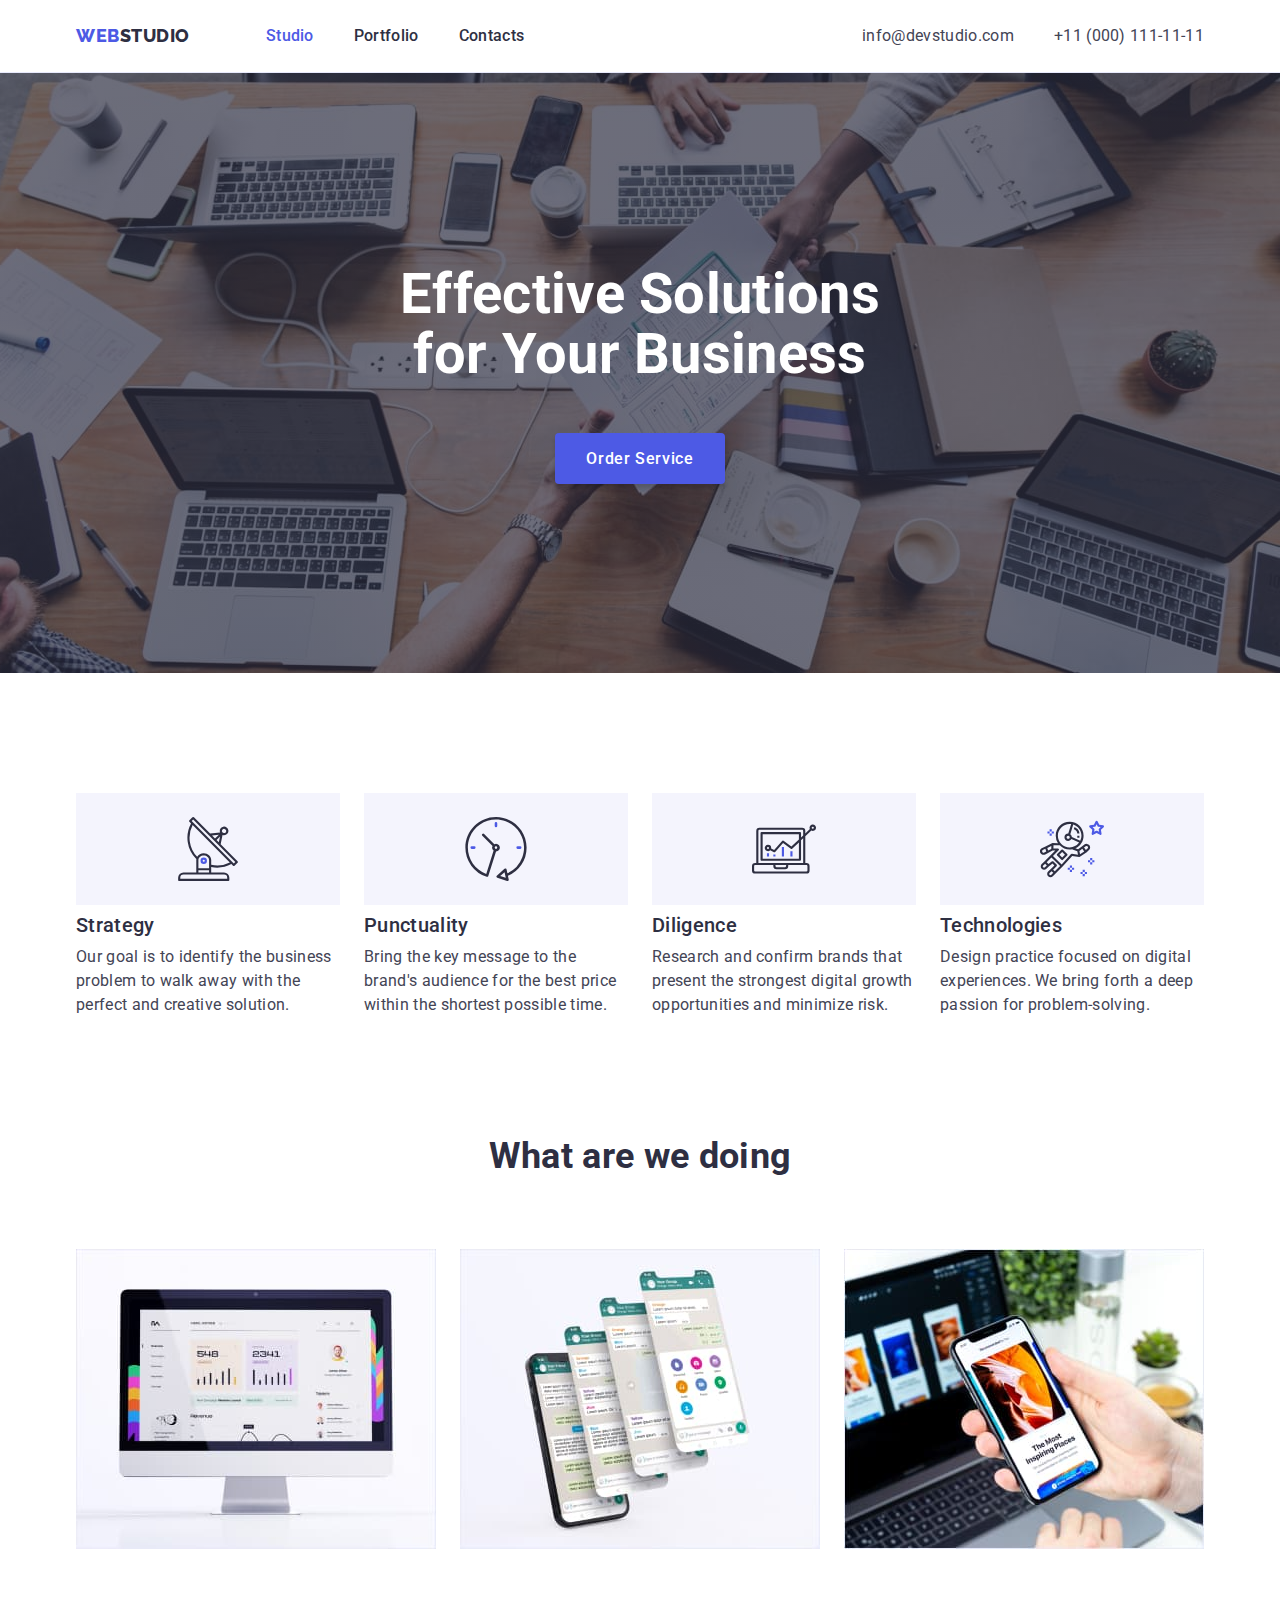
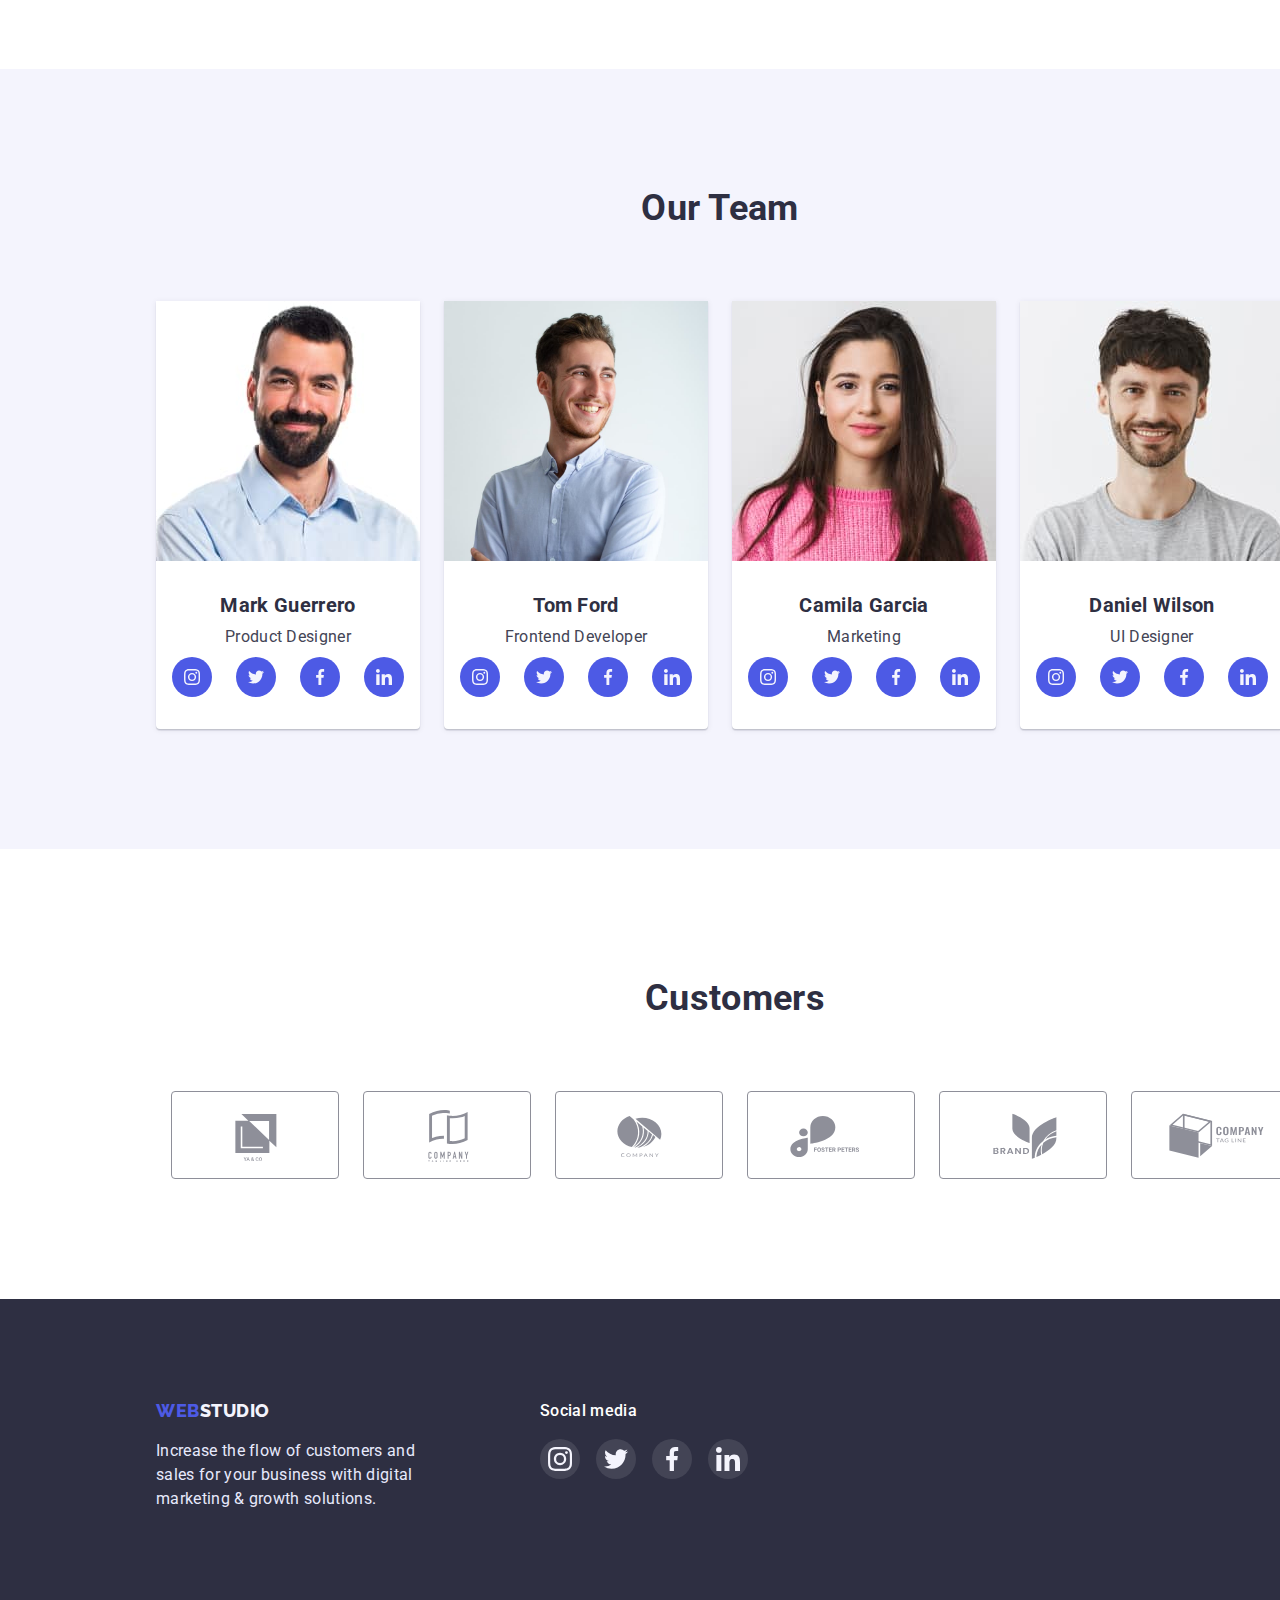
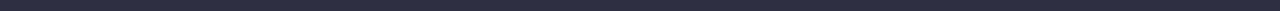
<file: index.html>
<!DOCTYPE html>
<html lang="en">
  <head>
    <meta charset="UTF-8" />
    <meta http-equiv="X-UA-Compatible" content="IE=edge" />
    <meta name="viewport" content="width=device-width, initial-scale=1.0" />
    <title>Document</title>
    <link
      rel="stylesheet"
      href="https://cdnjs.cloudflare.com/ajax/libs/modern-normalize/1.1.0/modern-normalize.min.css"
      integrity="sha512-wpPYUAdjBVSE4KJnH1VR1HeZfpl1ub8YT/NKx4PuQ5NmX2tKuGu6U/JRp5y+Y8XG2tV+wKQpNHVUX03MfMFn9Q=="
      crossorigin="anonymous"
      referrerpolicy="no-referrer"
    />
    <link rel="stylesheet" href="./css/styles.css" />
    <link rel="preconnect" href="https://fonts.googleapis.com" />
    <link rel="preconnect" href="https://fonts.gstatic.com" crossorigin />
    <link
      href="https://fonts.googleapis.com/css2?family=Raleway:wght@800&family=Roboto:wght@400;500;700;800;900&display=swap"
      rel="stylesheet"
    />
  </head>
  <body>
    <header>
      <div class="container header">
        <nav class="item">
          <a href="./index.html" class="logo"
            ><span class="logo-web">Web</span>Studio
          </a>

          <ul class="navs list">
            <li><a href="./index.html" class="nav active">Studio</a></li>
            <li><a href="./portfolio.html" class="nav">Portfolio</a></li>
            <li><a href="" class="nav">Contacts</a></li>
          </ul>
        </nav>
        <ul class="contacts list">
          <li>
            <a href="mailto:info@devstudio.com" class="contact"
              >info@devstudio.com</a
            >
          </li>
          <li>
            <a href="tel:+110001111111" class="contact">+11 (000) 111-11-11</a>
          </li>
        </ul>
      </div>
    </header>
    <main>
      <!-- Hero -->
      <section class="hero-section">
        <div class="container">
          <h1 class="hero-title">Effective Solutions for Your Business</h1>
          <button type="button" class="hero btn">Order Service</button>
        </div>
      </section>

      <!-- Переваги -->
      <section class="features">
        <div class="container">
          <h2 class="ghost-title">Our advantages</h2>
          <ul class="list feature-list">
            <li class="feature">
              <div class="thumb">
                <svg class="icon">
                  <use href="./images/icons.svg#icon-antenna"></use>
                </svg>
              </div>
              <h3 class="feature-title">Strategy</h3>
              <p class="feature-descr">
                Our goal is to identify the business problem to walk away with
                the perfect and creative solution.
              </p>
            </li>
            <li class="feature">
              <div class="thumb">
                <svg class="icon">
                  <use href="./images/icons.svg#icon-clock"></use>
                </svg>
              </div>
              <h3 class="feature-title">Punctuality</h3>
              <p class="feature-descr">
                Bring the key message to the brand's audience for the best price
                within the shortest possible time.
              </p>
            </li>
            <li class="feature">
              <div class="thumb">
                <svg class="icon">
                  <use href="./images/icons.svg#icon-diagram"></use>
                </svg>
              </div>
              <h3 class="feature-title">Diligence</h3>
              <p class="feature-descr">
                Research and confirm brands that present the strongest digital
                growth opportunities and minimize risk.
              </p>
            </li>
            <li class="feature">
              <div class="thumb">
                <svg class="icon">
                  <use href="./images/icons.svg#icon-astronaut"></use>
                </svg>
              </div>
              <h3 class="feature-title">Technologies</h3>
              <p class="feature-descr">
                Design practice focused on digital experiences. We bring forth a
                deep passion for problem-solving.
              </p>
            </li>
          </ul>
        </div>
      </section>

      <!-- Чим ми займаємось -->
      <section class="activity">
        <div class="container">
          <h2 class="section-title">What are we doing</h2>
          <ul class="list activity-list">
            <li>
              <img
                src="./images/Rectangle71.jpg"
                alt="Робота за комп'ютером"
                width="360"
              />
            </li>
            <li class="img">
              <img
                src="./images/Rectangle71(1).jpg"
                alt="Робота з різними девайсами"
                width="360"
              />
            </li>
            <li class="img">
              <img
                src="./images/Rectangle71(2).jpg"
                alt="Робота з кольорами"
                width="360"
              />
            </li>
          </ul>
        </div>
      </section>

      <!-- Наша команда -->
      <section class="workers">
        <div class="container">
          <h2 class="section-title">Our Team</h2>
          <ul class="list worker-list">
            <li class="worker">
              <img
                src="./images/workers/mark.jpg"
                alt="Mark Guerrero"
                width="264"
              />
              <div class="worker-details">
                <h3 class="name">Mark Guerrero</h3>
                <p class="position">Product Designer</p>
                <ul class="list socials">
                  <li class="social-button">
                    <a href="" class="icon-link">
                      <svg class="social-icon">
                        <use href="./images/icons.svg#icon-instagram"></use>
                      </svg>
                    </a>
                  </li>
                  <li class="social-button">
                    <a href="" class="icon-link">
                      <svg class="social-icon">
                        <use href="./images/icons.svg#icon-twitter"></use>
                      </svg>
                    </a>
                  </li>
                  <li class="social-button">
                    <a href="" class="icon-link">
                      <svg class="social-icon">
                        <use href="./images/icons.svg#icon-facebook"></use>
                      </svg>
                    </a>
                  </li>
                  <li class="social-button">
                    <a href="" class="icon-link">
                      <svg class="social-icon">
                        <use href="./images/icons.svg#icon-linkedin"></use>
                      </svg>
                    </a>
                  </li>
                </ul>
              </div>
            </li>
            <li class="worker">
              <img
                src="./images/workers/tom.jpg"
                alt="Tom Ford"
                width="264"
                height="260"
              />
              <div class="worker-details">
                <h3 class="name">Tom Ford</h3>
                <p class="position">Frontend Developer</p>
                <ul class="list socials">
                  <li class="social-button">
                    <a href="" class="icon-link">
                      <svg class="social-icon">
                        <use href="./images/icons.svg#icon-instagram"></use>
                      </svg>
                    </a>
                  </li>
                  <li class="social-button">
                    <a href="" class="icon-link">
                      <svg class="social-icon">
                        <use href="./images/icons.svg#icon-twitter"></use>
                      </svg>
                    </a>
                  </li>
                  <li class="social-button">
                    <a href="" class="icon-link">
                      <svg class="social-icon">
                        <use href="./images/icons.svg#icon-facebook"></use>
                      </svg>
                    </a>
                  </li>
                  <li class="social-button">
                    <a href="" class="icon-link">
                      <svg class="social-icon">
                        <use href="./images/icons.svg#icon-linkedin"></use>
                      </svg>
                    </a>
                  </li>
                </ul>
              </div>
            </li>
            <li class="worker">
              <img
                src="./images/workers/camilla.jpg"
                alt="Camila Garcia"
                width="264"
              />
              <div class="worker-details">
                <h3 class="name">Camila Garcia</h3>
                <p class="position">Marketing</p>
                <ul class="list socials">
                  <li class="social-button">
                    <a href="" class="icon-link">
                      <svg class="social-icon">
                        <use href="./images/icons.svg#icon-instagram"></use>
                      </svg>
                    </a>
                  </li>
                  <li class="social-button">
                    <a href="" class="icon-link">
                      <svg class="social-icon">
                        <use href="./images/icons.svg#icon-twitter"></use>
                      </svg>
                    </a>
                  </li>
                  <li class="social-button">
                    <a href="" class="icon-link">
                      <svg class="social-icon">
                        <use href="./images/icons.svg#icon-facebook"></use>
                      </svg>
                    </a>
                  </li>
                  <li class="social-button">
                    <a href="" class="icon-link">
                      <svg class="social-icon">
                        <use href="./images/icons.svg#icon-linkedin"></use>
                      </svg>
                    </a>
                  </li>
                </ul>
              </div>
            </li>
            <li class="worker">
              <img
                src="./images/workers/daniel.jpg"
                alt="Daniel Wilson"
                width="264"
              />
              <div class="worker-details">
                <h3 class="name">Daniel Wilson</h3>
                <p class="position">UI Designer</p>
                <ul class="list socials">
                  <li class="social-button">
                    <a href="" class="icon-link">
                      <svg class="social-icon">
                        <use href="./images/icons.svg#icon-instagram"></use>
                      </svg>
                    </a>
                  </li>
                  <li class="social-button">
                    <a href="" class="icon-link">
                      <svg class="social-icon">
                        <use href="./images/icons.svg#icon-twitter"></use>
                      </svg>
                    </a>
                  </li>
                  <li class="social-button">
                    <a href="" class="icon-link">
                      <svg class="social-icon">
                        <use href="./images/icons.svg#icon-facebook"></use>
                      </svg>
                    </a>
                  </li>
                  <li class="social-button">
                    <a href="" class="icon-link">
                      <svg class="social-icon">
                        <use href="./images/icons.svg#icon-linkedin"></use>
                      </svg>
                    </a>
                  </li>
                </ul>
              </div>
            </li>
          </ul>
        </div>
      </section>
      <section class="customers">
        <div class="container">
          <h2 class="section-title">Customers</h2>
          <ul class="list customer-list">
            <li class="customer-list-item">
              <a href="" class="customer-btn">
                <svg class="customer-icon">
                  <use href="./images/icons.svg#icon-logo1"></use>
                </svg>
              </a>
            </li>
            <li class="customer-list-item">
              <a href="" class="customer-btn">
                <svg class="customer-icon">
                  <use href="./images/icons.svg#icon-logo2"></use>
                </svg>
              </a>
            </li>
            <li class="customer-list-item">
              <a href="" class="customer-btn">
                <svg class="customer-icon">
                  <use href="./images/icons.svg#icon-logo3"></use>
                </svg>
              </a>
            </li>
            <li class="customer-list-item">
              <a href="" class="customer-btn">
                <svg class="customer-icon">
                  <use href="./images/icons.svg#icon-logo4"></use>
                </svg>
              </a>
            </li>
            <li class="customer-list-item">
              <a href="" class="customer-btn">
                <svg class="customer-icon">
                  <use href="./images/icons.svg#icon-logo5"></use>
                </svg>
              </a>
            </li>
            <li class="customer-list-item">
              <a href="" class="customer-btn">
                <svg class="customer-icon">
                  <use href="./images/icons.svg#icon-logo6"></use>
                </svg>
              </a>
            </li>
          </ul>
        </div>
      </section>
    </main>
    <!-- Футер -->
    <footer class="footer">
      <div class="container footer-wrap">
        <div>
          <a href="./index.html" class="logo light"
            ><span class="logo-web">Web</span>Studio</a
          >
          <p class="footer-desc">
            Increase the flow of customers and sales for your business with
            digital marketing & growth solutions.
          </p>
        </div>
        <div>
          <h2 class="social-title">Social media</h2>
          <ul class="list footer-socials">
            <li class="footer-social-button">
              <a href="" class="icon-link">
                <svg class="footer-social-icon">
                  <use href="./images/icons.svg#icon-instagram"></use>
                </svg>
              </a>
            </li>
            <li class="footer-social-button">
              <a href="" class="icon-link">
                <svg class="footer-social-icon">
                  <use href="./images/icons.svg#icon-twitter"></use>
                </svg>
              </a>
            </li>
            <li class="footer-social-button">
              <a href="" class="icon-link">
                <svg class="footer-social-icon">
                  <use href="./images/icons.svg#icon-facebook"></use>
                </svg>
              </a>
            </li>
            <li class="footer-social-button">
              <a href="" class="icon-link">
                <svg class="footer-social-icon">
                  <use href="./images/icons.svg#icon-linkedin"></use>
                </svg>
              </a>
            </li>
          </ul>
        </div>
      </div>
    </footer>
  </body>
</html>
</file>
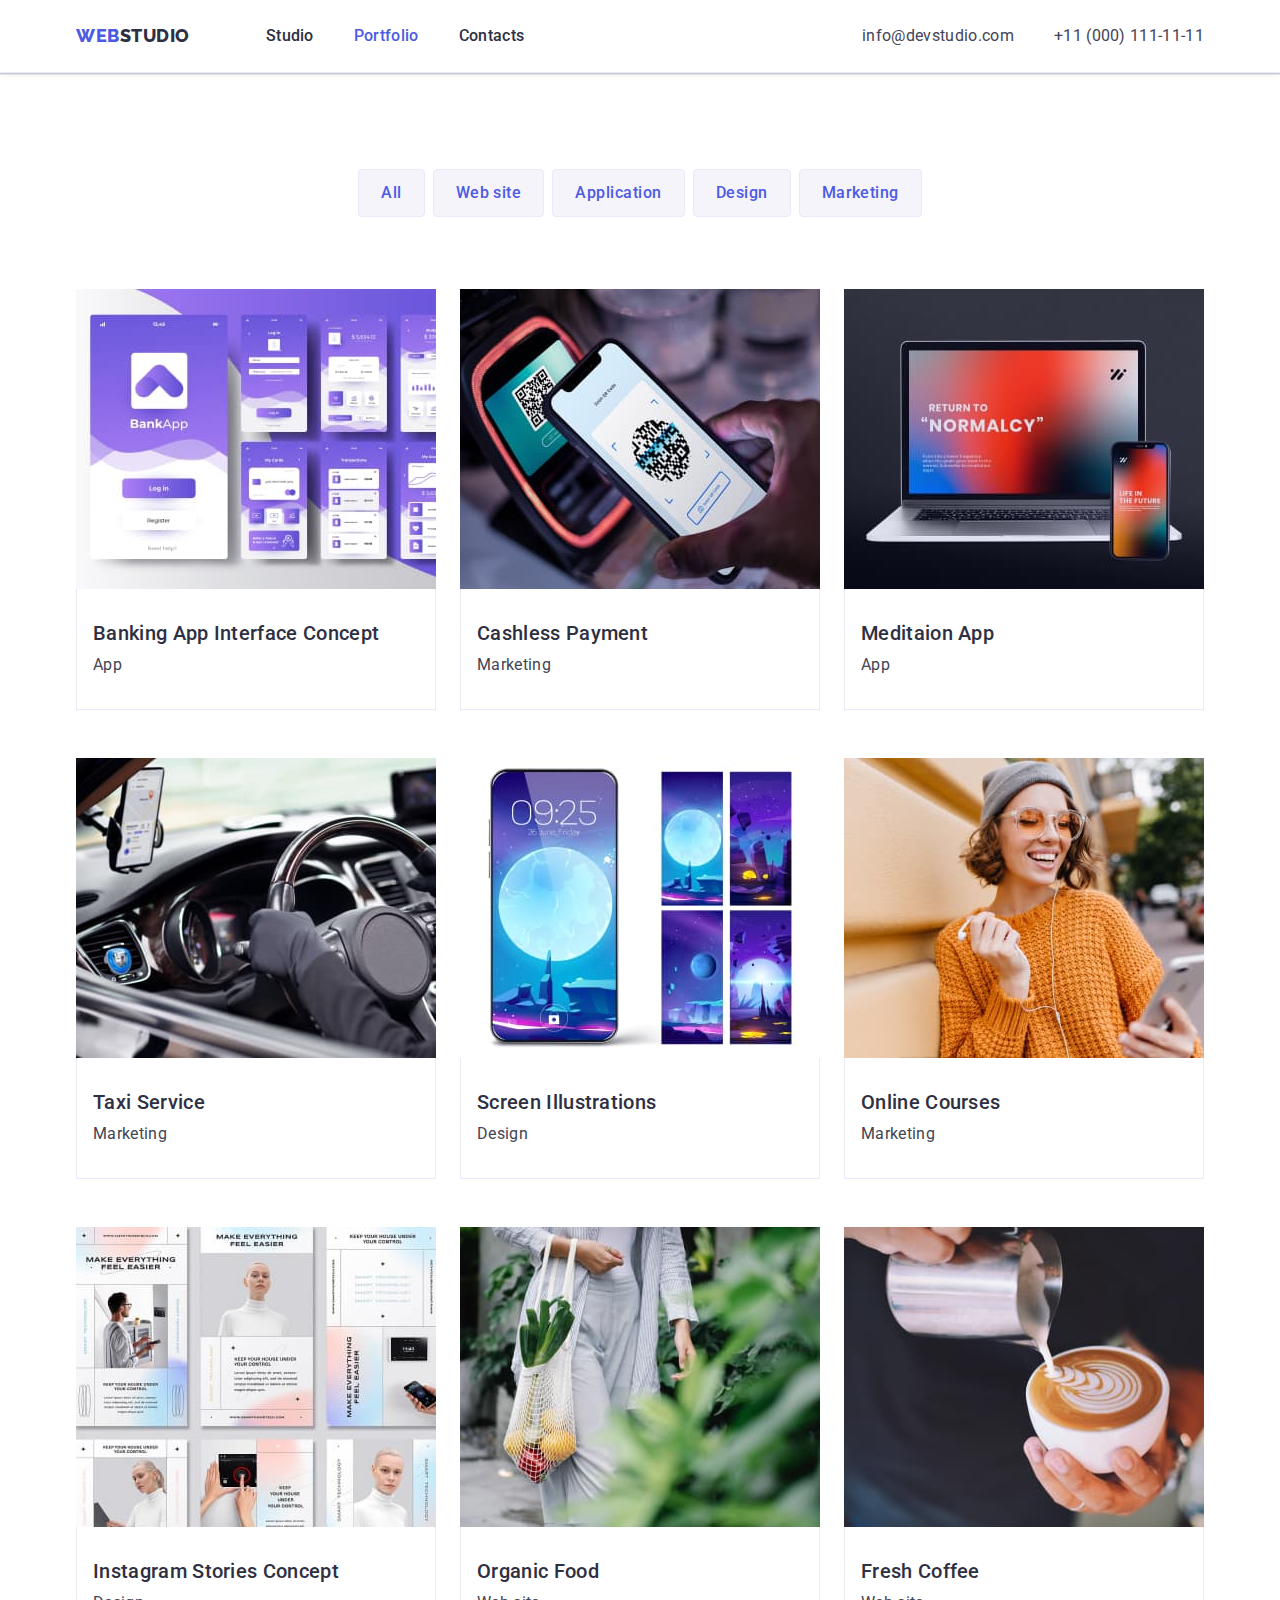
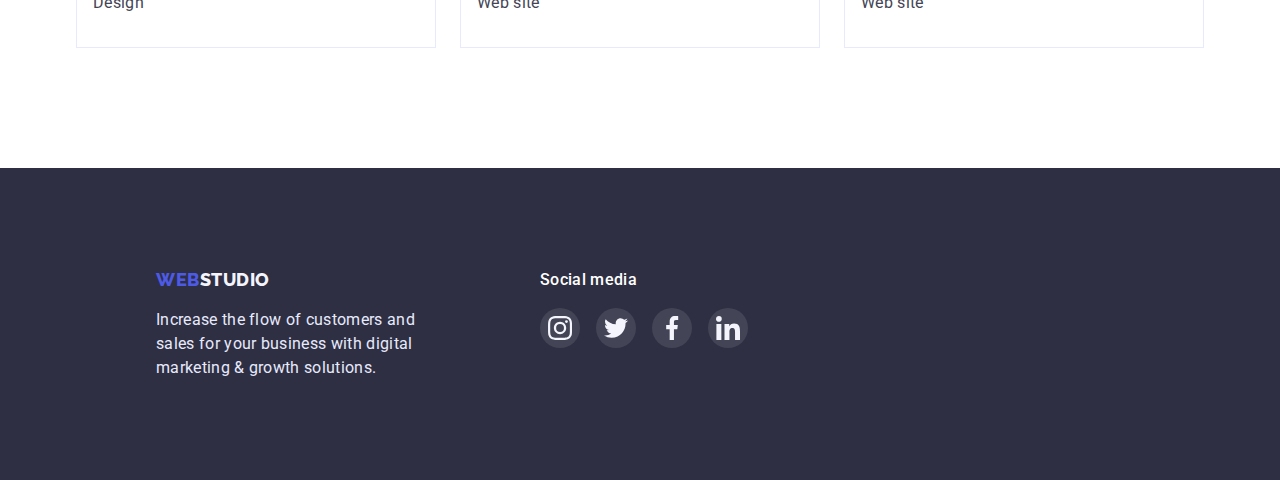
<file: portfolio.html>
<!DOCTYPE html>
<html lang="en">
  <head>
    <meta charset="UTF-8" />
    <meta http-equiv="X-UA-Compatible" content="IE=edge" />
    <meta name="viewport" content="width=device-width, initial-scale=1.0" />
    <title>Document</title>
    <link
      rel="stylesheet"
      href="https://cdnjs.cloudflare.com/ajax/libs/modern-normalize/1.1.0/modern-normalize.min.css"
      integrity="sha512-wpPYUAdjBVSE4KJnH1VR1HeZfpl1ub8YT/NKx4PuQ5NmX2tKuGu6U/JRp5y+Y8XG2tV+wKQpNHVUX03MfMFn9Q=="
      crossorigin="anonymous"
      referrerpolicy="no-referrer"
    />
    <link rel="stylesheet" href="./css/styles.css" />
    <link rel="preconnect" href="https://fonts.googleapis.com" />
    <link rel="preconnect" href="https://fonts.gstatic.com" crossorigin />
    <link
      href="https://fonts.googleapis.com/css2?family=Raleway:wght@800&family=Roboto:wght@400;500;700;800;900&display=swap"
      rel="stylesheet"
    />
  </head>
  <body>
   <header>
      <div class="container header">
        <nav class="item">
          <a href="./index.html" class="logo"
            ><span class="logo-web">Web</span>Studio
          </a>

          <ul class="navs list">
            <li><a href="./index.html" class="nav">Studio</a></li>
            <li><a href="./portfolio.html" class="nav active">Portfolio</a></li>
            <li><a href="" class="nav">Contacts</a></li>
          </ul>
        </nav>
        <ul class="contacts list">
          <li>
            <a href="mailto:info@devstudio.com" class="contact"
              >info@devstudio.com</a
            >
          </li>
          <li>
            <a href="tel:+110001111111" class="contact">+11 (000) 111-11-11</a>
          </li>
        </ul>
      </div>
    </header>
    <main>
      <section class="examples">
        <div class="container">
          <h1 class="ghost-title">Filter</h1>
          <ul class="list filters">
            <li class="item">
              <button type="button" class="btn-filter btn">All</button>
            </li>
            <li class="item">
              <button type="button" class="btn-filter btn">Web site</button>
            </li>
            <li class="item">
              <button type="button" class="btn-filter btn">Application</button>
            </li>
            <li class="item">
              <button type="button" class="btn-filter btn">Design</button>
            </li>
            <li class="item">
              <button type="button" class="btn-filter btn">Marketing</button>
            </li>
          </ul>
          <h2 class="ghost-title">Work examples</h2>
          <ul class="list works-list">
            <li class="work">
              <img
                src="./images/portfolio/banking.jpg"
                alt="Banking App Interface Concept"
                width="360"
              />
              <div class="work-details">
              <h2 class="work-title">Banking App Interface Concept</h2>
              <p class="work-type">App</p>
              </div>
            </li>
            <li class="work">
              <img
                src="./images/portfolio/cashless.jpg"
                alt="Cashless Payment"
                width="360"
              />
              <div class="work-details">
                <h2 class="work-title">Cashless Payment</h2>
                <p class="work-type">Marketing</p>
              </div>
            </li>
            <li class="work">
              <img
                src="./images/portfolio/meditation.jpg"
                alt="Meditaion App"
                width="360"
              />
              <div class="work-details">
              <h2 class="work-title">Meditaion App</h2>
              <p class="work-type">App</p>
              </div> 
            </li>
            <li class="work">
              <img
                src="./images/portfolio/taxi.jpg"
                alt="Taxi Service"
                width="360"
              />
              <div class="work-details"><h2 class="work-title">Taxi Service</h2>
              <p class="work-type">Marketing</p>
              </div> 
            </li>
            <li class="work">
              <img
                src="./images/portfolio/illustration.jpg"
                alt="Screen Illustrations"
                width="360"
              />
              <div class="work-details"><h2 class="work-title">Screen Illustrations</h2>
              <p class="work-type">Design</p>
              </div> 
            </li>
            <li class="work">
              <img
                src="./images/portfolio/courses.jpg"
                alt="Online Courses"
                width="360"
              />
             <div class="work-details"><h2 class="work-title">Online Courses</h2>
              <p class="work-type">Marketing</p>
              </div> 
            </li>
            <li class="work">
              <img
                src="./images/portfolio/insta.jpg"
                alt="Instagram Stories Concept"
                width="360"
              />
              <div class="work-details"><h2 class="work-title">Instagram Stories Concept</h2>
              <p class="work-type">Design</p>
              </div> 
            </li>
            <li class="work">
              <img
                src="./images/portfolio/organic.jpg"
                alt="Organic Food"
                width="360"
              />
              <div class="work-details">
              <h2 class="work-title">Organic Food</h2>
              <p class="work-type">Web site</p>
              </div> 
            </li>
            <li class="work">
              <img
                src="./images/portfolio/coffee.jpg"
                alt="Fresh Coffee"
                width="360"
              />
              <div class="work-details"><h2 class="work-title">Fresh Coffee</h2>
              <p class="work-type">Web site</p>
              </div> 
            </li>
          </ul>
        </div>
      </section>
    </main>
    <footer class="footer">
      <div class="container footer-wrap">
        <div>
          <a href="./index.html" class="logo light"
            ><span class="logo-web">Web</span>Studio</a
          >
          <p class="footer-desc">
            Increase the flow of customers and sales for your business with
            digital marketing & growth solutions.
          </p>
        </div>
        <div>
          <h2 class="social-title">Social media</h2>
          <ul class="list footer-socials">
            <li class="footer-social-button">
              <a href="" class="icon-link">
                <svg class="footer-social-icon">
                  <use href="./images/icons.svg#icon-instagram"></use>
                </svg>
              </a>
            </li>
            <li class="footer-social-button">
              <a href="" class="icon-link">
                <svg class="footer-social-icon">
                  <use href="./images/icons.svg#icon-twitter"></use>
                </svg>
              </a>
            </li>
            <li class="footer-social-button">
              <a href="" class="icon-link">
                <svg class="footer-social-icon">
                  <use href="./images/icons.svg#icon-facebook"></use>
                </svg>
              </a>
            </li>
            <li class="footer-social-button">
              <a href="" class="icon-link">
                <svg class="footer-social-icon">
                  <use href="./images/icons.svg#icon-linkedin"></use>
                </svg>
              </a>
            </li>
          </ul>
        </div>
      </div>
    </footer>
  </body>
</html>
</file>
<file: css/styles.css>
html {
  box-sizing: border-box;
}

*,
*::before,
*::after {
  box-sizing: inherit;
}

:root {
  --primary-text-color: #2e2f42;
  --secondary-text-color: #434455;
  --accent-color: #4d5ae5;
  --cloud: #f4f4fd;
  --dark-bcg: #2e2f42;
  --btn-primary-color: #f5f4fa;
  /* --bcg-color: #e5e5e5; */
  --white: #ffffff;
}

body {
  background-color: var(--white);
  color: var(--primary-text-color);
  font-family: "Roboto", sans-serif;
  letter-spacing: 0.02em;
  margin: 0;
}

h1,
h2,
h3,
h4,
h5,
h6,
p {
  margin: 0;
}

img {
  display: flex;
  max-width: 100%;
}
.container {
  width: 1158px;
  padding-left: 15px;
  padding-right: 15px;
  margin: 0 auto;
  align-items: center;
}

.container > .item {
  display: flex;
  align-items: center;
}

.logo {
  color: var(--primary-text-color);
  font-family: "Raleway", sans-serif;
  letter-spacing: 0.03em;
  font-weight: 800;
  font-size: 18px;
  line-height: 1.33;
  text-decoration: none;
  text-transform: uppercase;
  margin-right: 76px;
}

.logo.light {
  color: var(--cloud);
}

.logo-web {
  color: var(--accent-color);
}

.list {
  list-style-type: none;
  margin: 0;
  padding: 0;
}

header {
  border-bottom: 1px solid #e7e9fc;
  box-shadow: 0px 2px 1px rgba(46, 47, 66, 0.08),
    0px 1px 1px rgba(46, 47, 66, 0.16), 0px 1px 6px rgba(46, 47, 66, 0.08);
}

.container.header {
  display: flex;
}

.nav {
  color: var(--primary-text-color);
  font-weight: 500;
  font-size: 16px;
  line-height: 1.5;
  text-decoration: none;

  display: block;
  padding-top: 24px;
  padding-bottom: 24px;
}

.navs.list :not(:last-child) {
  margin-right: 40px;
}

.navs.list {
  display: flex;
}

.contact {
  color: var(--secondary-text-color);
  font-weight: 400;
  font-size: 16px;
  line-height: 1.5;
  text-decoration: none;
  padding-top: 24px;
  padding-bottom: 24px;
}

.contacts.list {
  display: flex;
  margin-left: auto;
}

.contacts.list :not(:first-child) {
  margin-left: 40px;
}

.nav:hover,
.nav:focus,
.contact:hover,
.contact:focus {
  color: var(--accent-color);
}

.nav.active {
  color: var(--accent-color);
}

.hero-section {
  height: 600px;
  max-width: 1440px;

  padding-top: 192px;
  padding-bottom: 192px;
  margin: 0 auto;
  background-image: linear-gradient(
      rgba(46, 47, 66, 0.7),
      rgba(46, 47, 66, 0.7)
    ),
    url(../images/people-office.jpg);

  background-color: var(--dark-bcg);
  background-size: cover;
  background-repeat: no-repeat;
  background-position: center;

  text-align: center;
}

.hero-title {
  color: var(--white);

  font-weight: 700;
  font-size: 56px;
  line-height: 1.07;
  text-align: center;

  width: 492px;
  margin-left: auto;
  margin-right: auto;
  margin-bottom: 48px;
}

.thumb {
  background-color: var(--cloud);
  width: 264px;
  height: 112px;
  padding: 24px 100px;
  margin-bottom: 8px;
}

.icon {
  width: 64px;
  height: 64px;
}

.features {
  padding: 120px 0;
}

.feature {
  max-width: 264px;
  min-height: 104px;
}

.list.feature-list {
  display: flex;
}

.feature-title {
  font-weight: 500;
  font-size: 20px;
  line-height: 1.2;

  margin-bottom: 8px;
}

.feature-descr {
  color: var(--secondary-text-color);
  font-size: 16px;
  line-height: 1.5;
}

.list.feature-list .feature + .feature {
  margin-left: 24px;
}

.section-title {
  font-weight: 700;
  font-size: 36px;
  line-height: 1.11;
  text-align: center;

  margin-bottom: 72px;
}

.workers {
  background-color: var(--cloud);
  padding: 120px 0;
  min-width: 1440px;
}

.list.activity-list {
  display: flex;
  column-gap: 24px;
}

.activity {
  padding-bottom: 120px;
}

.worker {
  background: var(--white);
  box-shadow: 0px 1px 6px rgba(46, 47, 66, 0.08),
    0px 1px 1px rgba(46, 47, 66, 0.16), 0px 2px 1px rgba(46, 47, 66, 0.08);
  border-radius: 0px 0px 4px 4px;

  flex-basis: calc((100% - 72px) / 4);
  text-align: center;
}

.worker-details {
  padding: 32px 16px;
}

.list.worker-list {
  display: flex;
  column-gap: 24px;
}

.icon-link {
  width: 100%;
  height: 100%;
  display: block;
}

.socials {
  display: flex;
  margin-top: 8px;
  gap: 24px;
}

.social-button {
  background-color: var(--accent-color);
  border-radius: 50%;
  width: 40px;
  height: 40px;
  cursor: pointer;
}

.social-button:hover,
.social-button:focus {
  background-color: #404bbf;
}

.social-icon {
  height: 100%;
  width: 100%;
  padding: 12px;
}

.name {
  font-weight: 700;
  font-size: 20px;
  line-height: 1.2;
}

.position {
  color: var(--secondary-text-color);
  font-size: 16px;
  line-height: 1.5;

  margin-top: 8px;
}

.customers {
  padding: 130px 156px 120px;
}

.customer-list-item {
  flex-basis: calc((100% - 120px) / 6);
  height: 88px;
  fill: #8e8f99;
}

.customer-btn {
  width: 100%;
  height: 100%;
  border: 1px solid #8e8f99;
  border-radius: 4px;
  display: flex;
  justify-content: center;
  align-items: center;
  cursor: pointer;
}

.customer-icon {
  fill: #8e8f99;
  width: 104px;
  height: 56px;
}

.customer-btn:is(:hover, :focus) {
  border-color: #404bbf;
}

.customer-btn:is(:hover, :focus) .customer-icon {
  fill: #404bbf;
}

.customer-list {
  display: flex;
  gap: 24px;
}

.footer-wrap {
  display: flex;
  align-items: flex-start;
  gap: 120px;
}

.social-title {
  font-weight: 500;
  font-size: 16px;
  line-height: 1.5;
}

.footer-socials {
  display: flex;
  margin-top: 16px;
  gap: 16px;
}

.footer-social-button {
  background-color: rgba(255, 255, 255, 0.1);
  border-radius: 50%;
  width: 40px;
  height: 40px;
  cursor: pointer;
}

.footer-social-button:hover,
.footer-social-button:focus {
  background-color: #31d0aa;
}

.footer-social-icon {
  fill: var(--cloud);
  width: 100%;
  height: 100%;
  padding: 8px;
}

.footer {
  background-color: var(--dark-bcg);
  color: #ffffff;
  min-width: 1440px;
  padding: 100px 0px;
}

.footer-desc {
  color: #e7e9fc;

  font-size: 16px;
  line-height: 1.5;

  width: 264px;
  height: 72px;
  margin-top: 16px;
}

/* portfolio */

.btn.hero {
  font-weight: 500;
  font-size: 16px;
  line-height: 1.2;
  letter-spacing: 0.04em;
  background-color: var(--accent-color);
  color: var(--white);

  width: 170px;
  height: 51px;
  margin-left: auto;
  margin-right: auto;
  box-shadow: 0px 4px 4px rgba(0, 0, 0, 0.15);
  border-radius: 4px;
}

.btn.hero:hover {
  background-color: #404bbf;
}

.btn.btn-filter {
  color: var(--accent-color);
  background-color: var(--btn-primary-color);
  font-weight: 500;
  font-size: 16px;
  line-height: 1.62;
  text-align: center;
  letter-spacing: 0.03em;
  border: 1px solid #e7e9fc;

  width: fit-content;
  height: 48px;
  padding: 6px 22px;
}

.btn-filter:hover,
.btn-filter:focus {
  background-color: var(--accent-color);
  color: var(--btn-primary-color);
  box-shadow: 0px 3px 1px rgba(0, 0, 0, 0.1), 0px 2px 1px rgba(0, 0, 0, 0.08),
    0px 2px 2px rgba(0, 0, 0, 0.12);
  border: 1px solid var(--accent-color);
}

.ghost-title {
  position: absolute;
  width: 1px;
  height: 1px;
  margin: -1px;
  border: 0;
  padding: 0;

  white-space: nowrap;
  clip-path: inset(100%);
  clip: rect(0 0 0 0);
  overflow: hidden;
}

.list.filters {
  display: flex;
  justify-content: center;
  margin-bottom: 72px;
}

.list.filters .item + .item {
  margin-left: 8px;
}

.btn {
  font-family: inherit;
  cursor: pointer;
  border-radius: 4px;
  padding: 0;
  border: 0;
}

.btn:hover,
.btn:focus {
  background-color: var(--accent-color);
  color: var(--cloud);
}

.examples {
  padding-top: 96px;
  padding-bottom: 120px;
}

.list.works-list {
  display: flex;
  flex-wrap: wrap;
  row-gap: 48px;
  column-gap: 24px;
}

.work {
  background-color: var(--white);
  flex-basis: calc((100% - 48px) / 3);
}

.work:hover {
  cursor: pointer;
  box-shadow: 0px 1px 6px rgba(46, 47, 66, 0.08),
    0px 1px 1px rgba(46, 47, 66, 0.16), 0px 2px 1px rgba(46, 47, 66, 0.08);
}

.work:nth-child(3n) {
  margin-right: 0;
}

.work:nth-last-child(-n + 3) {
  margin-bottom: 0;
}

.work-details {
  padding-top: 32px;
  padding-bottom: 32px;
  padding-left: 16px;

  border-bottom: 1px solid #e7e9fc;
  border-left: 1px solid #e7e9fc;
  border-right: 1px solid #e7e9fc;
}

.work-title {
  font-weight: 500;
  font-size: 20px;
  line-height: 1.2;
}
.work-type {
  color: var(--secondary-text-color);
  font-size: 16px;
  line-height: 1.5;

  margin-top: 8px;
}
</file>
